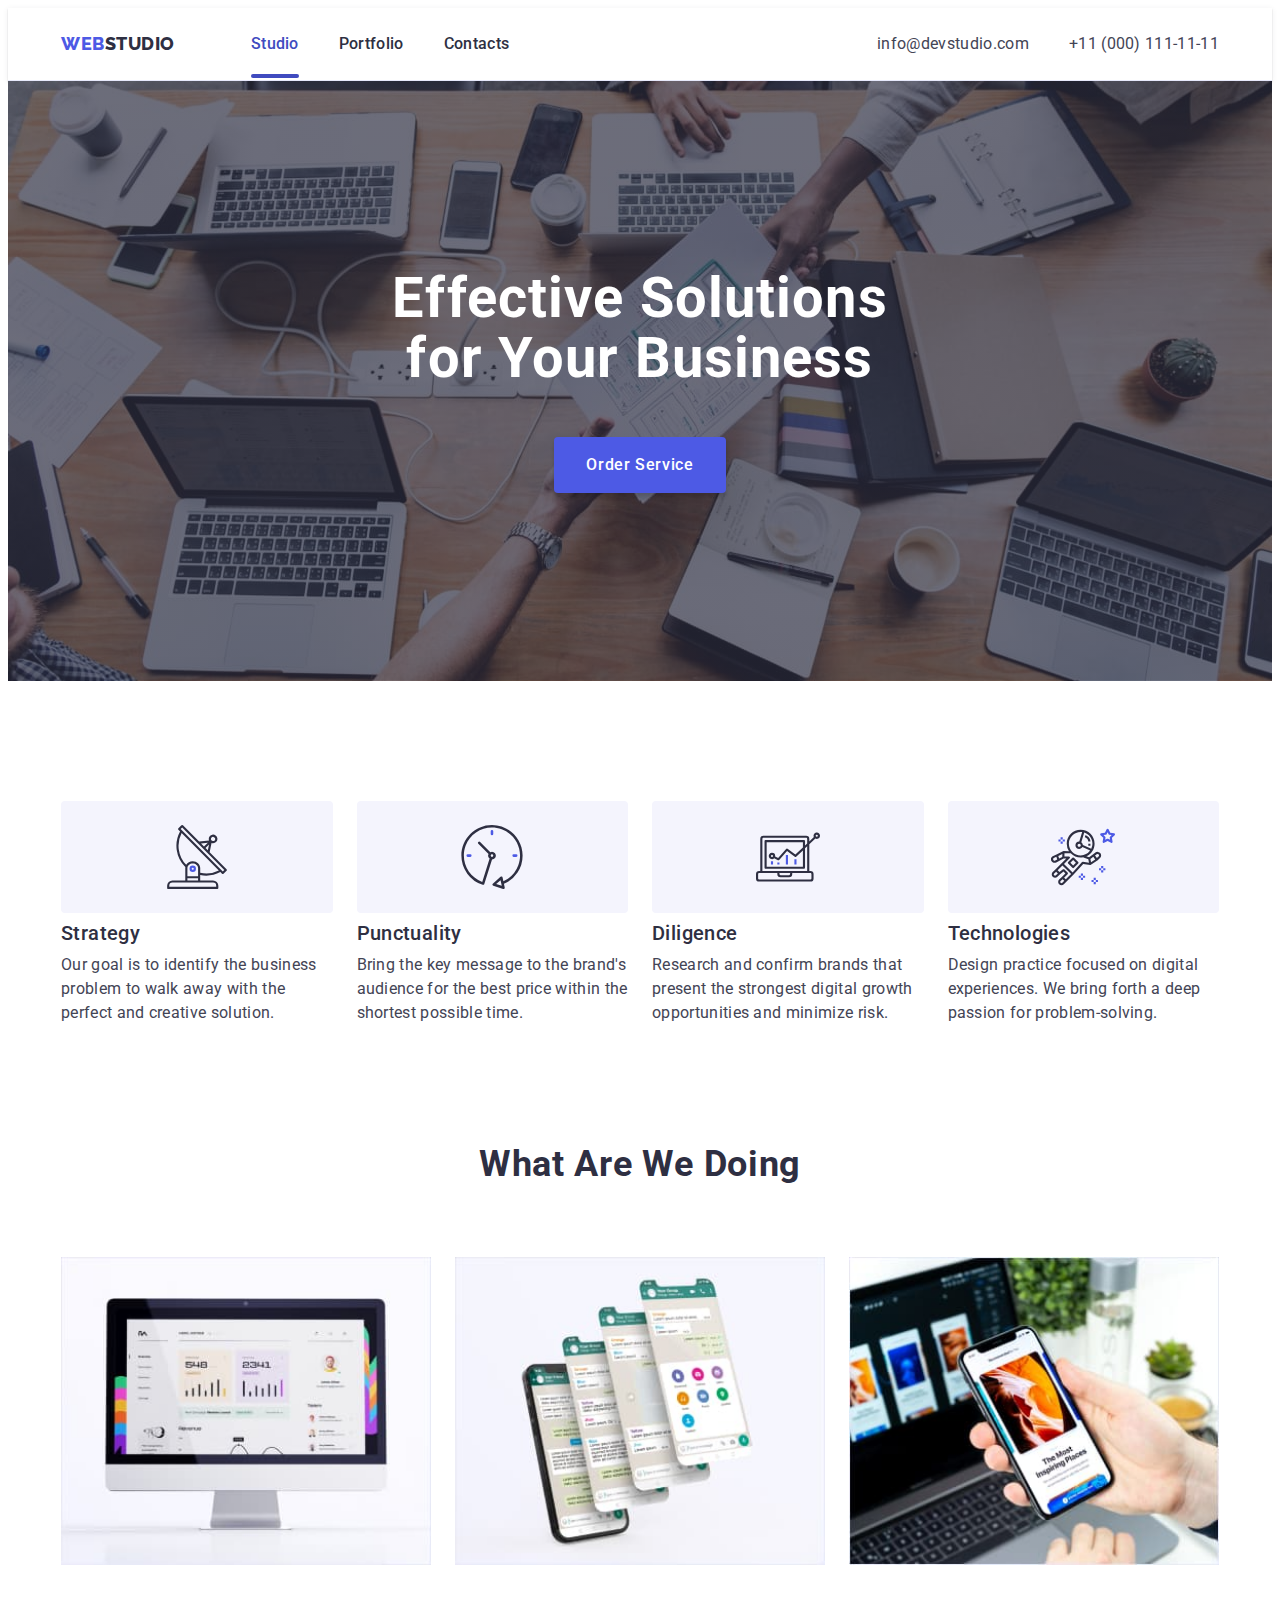
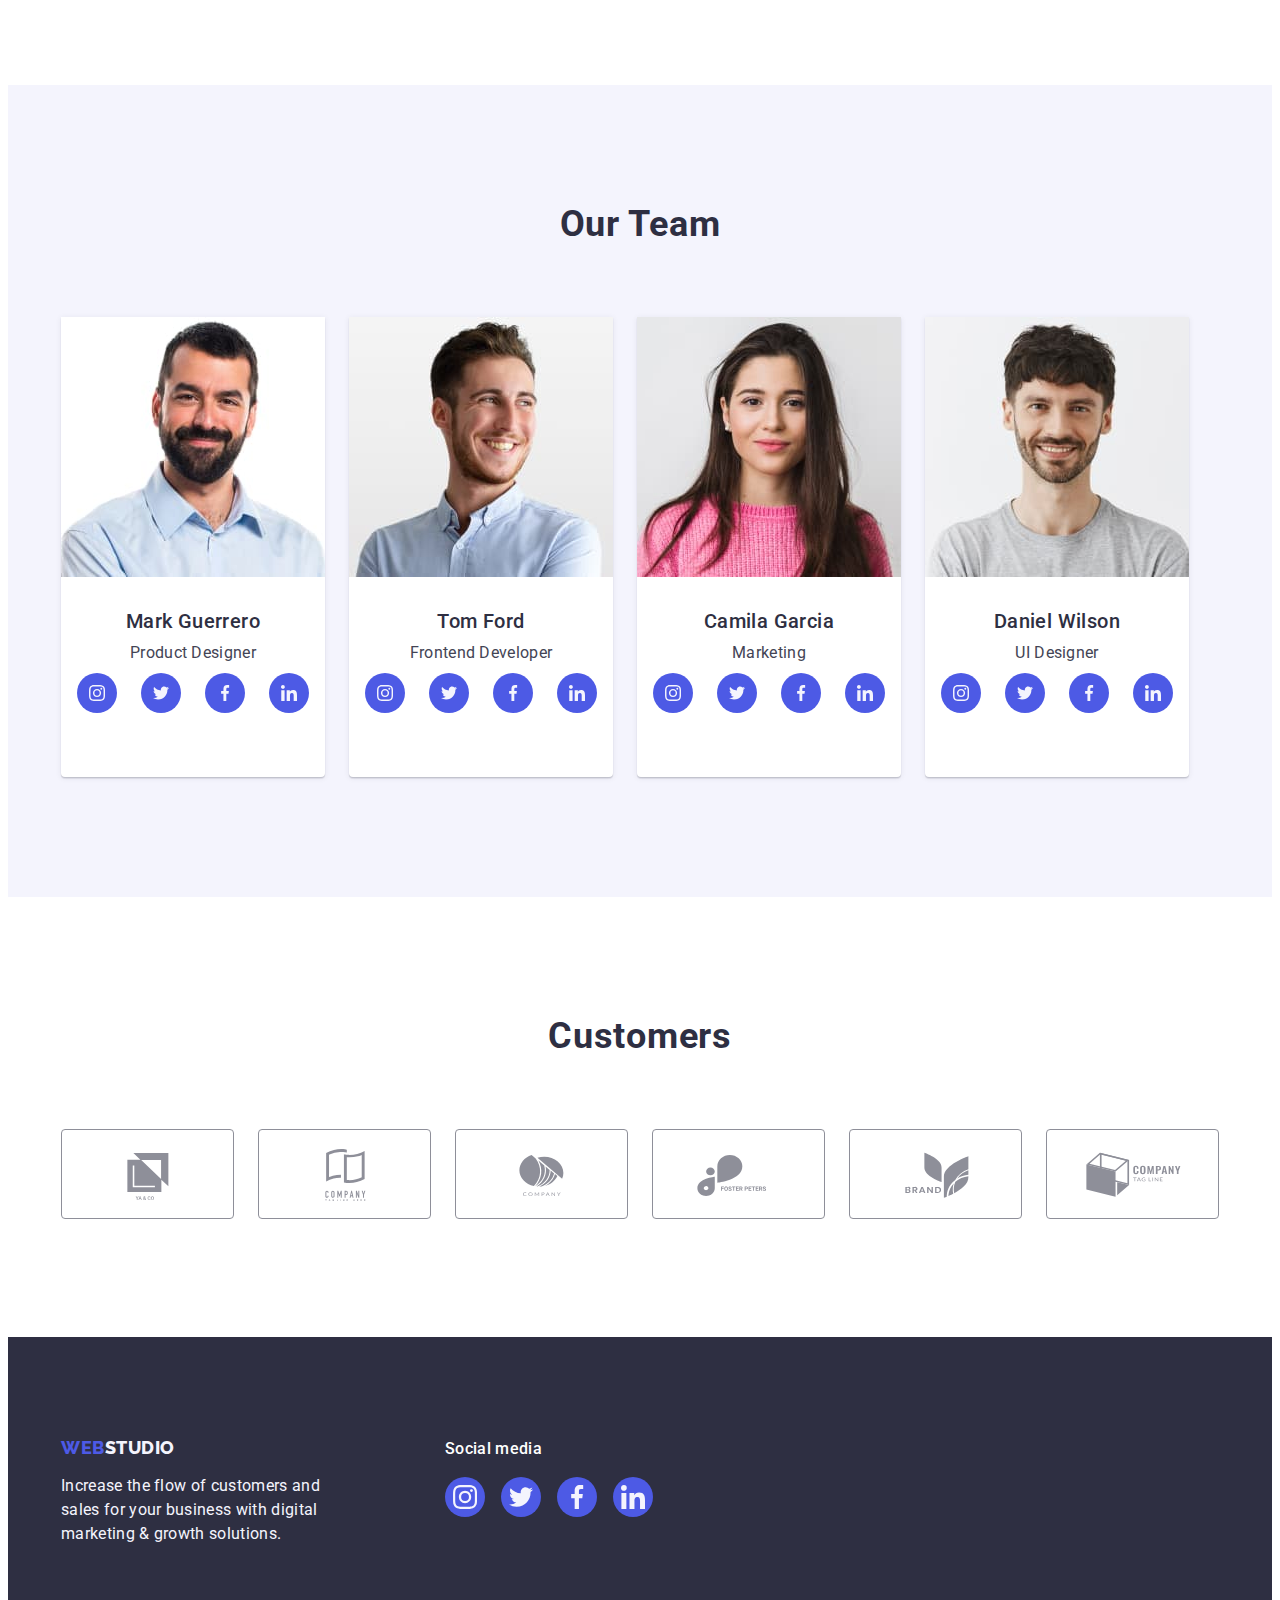
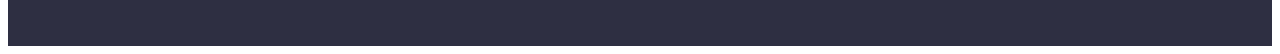
<file: index.html>
<!DOCTYPE html>
<html lang="en">
	<head>
		<meta charset="UTF-8" />
		<meta name="viewport" content="width=device-width, initial-scale=1.0" />
		<link rel="preconnect" href="https://fonts.googleapis.com" />
		<link rel="preconnect" href="https://fonts.gstatic.com" crossorigin />
		<link
			href="https://fonts.googleapis.com/css2?family=Raleway:wght@800&family=Roboto:wght@400;500;700;900&display=swap"
			rel="stylesheet"
		/>
		<link
			rel="stylesheet"
			href="https://cdnjs.cloudflare.com/ajax/libs/modern-normalize/2.0.0/modern-normalize.min.css"
			integrity="sha512-4xo8blKMVCiXpTaLzQSLSw3KFOVPWhm/TRtuPVc4WG6kUgjH6J03IBuG7JZPkcWMxJ5huwaBpOpnwYElP/m6wg=="
			crossorigin="anonymous"
			referrerpolicy="no-referrer"
		/>
		<link rel="stylesheet" href="css/style.css" />
		<title>Web Studio</title>
	</head>

	<body>
		<header class="header">
			<div class="container header-container">
				<nav class="header-nav">
					<a class="header-logo link" href="./index.html"
						>Web<span>Studio</span></a
					>
					<ul class="header-nav-list list">
						<li class="header-nav-item">
							<a class="header-nav-link link current" href="./index.html"
								>Studio</a
							>
						</li>
						<li class="header-nav-item">
							<a class="header-nav-link link" href="./portfolio.html"
								>Portfolio</a
							>
						</li>
						<li class="header-nav-item">
							<a class="header-nav-link link" href="">Contacts</a>
						</li>
					</ul>
				</nav>
				<address class="header-address">
					<ul class="header-address-list list">
						<li class="header-address-item">
							<a
								class="header-address-link link"
								href="mailto:info@devstudio.com"
								>info@devstudio.com</a
							>
						</li>
						<li class="header-address-item">
							<a class="header-address-link link" href="tel:+110001111111"
								>+11 (000) 111-11-11</a
							>
						</li>
					</ul>
				</address>
			</div>
		</header>
		<main class="main">
			<section class="solutions">
				<div class="container">
					<h1 class="main-title">Effective Solutions for Your Business</h1>
					<button class="solution-btn" data-modal-open type="button">
						Order Service
					</button>
				</div>
			</section>
			<section class="advantages section">
				<div class="container">
					<h2 class="visually-hidden"></h2>
					<ul class="advantages-list list">
						<li class="advantages-item">
							<div class="advantages-cover">
								<svg class="advantages-icon" width="64" height="64">
									<use href="./images/icons.svg#icon-antena"></use>
								</svg>
							</div>
							<h3 class="advantages-subtile subtitle">Strategy</h3>
							<p class="advantages-text text">
								Our goal is to identify the business problem to walk away with
								the perfect and creative solution.
							</p>
						</li>
						<li class="advantages-item">
							<div class="advantages-cover">
								<svg class="advantages-icon" height="64" width="64">
									<use href="./images/icons.svg#icon-clock"></use>
								</svg>
							</div>
							<h3 class="advantages-subtile subtitle">Punctuality</h3>
							<p class="advantages-text text">
								Bring the key message to the brand's audience for the best price
								within the shortest possible time.
							</p>
						</li>
						<li class="advantages-item">
							<div class="advantages-cover">
								<svg class="advantages-icon" height="64" width="64">
									<use href="./images/icons.svg#icon-diagram"></use>
								</svg>
							</div>
							<h3 class="advantages-subtile subtitle">Diligence</h3>
							<p class="advantages-text text">
								Research and confirm brands that present the strongest digital
								growth opportunities and minimize risk.
							</p>
						</li>
						<li class="advantages-item">
							<div class="advantages-cover">
								<svg class="advantages-icon" height="64" width="64">
									<use href="./images/icons.svg#icon-astronaut"></use>
								</svg>
							</div>
							<h3 class="advantages-subtile subtitle">Technologies</h3>
							<p class="advantages-text text">
								Design practice focused on digital experiences. We bring forth a
								deep passion for problem-solving.
							</p>
						</li>
					</ul>
				</div>
			</section>
			<section class="about section">
				<div class="container">
					<h2 class="about-title title">What are we doing</h2>
					<ul class="about-list list">
						<li class="about-item">
							<img src="./images/main-page/01.jpg" alt="tablet" width="360" />
						</li>
						<li class="about-item">
							<img src="./images/main-page/02.jpg" alt="phone" width="360" />
						</li>
						<li class="about-item">
							<img
								src="./images/main-page/03.jpg"
								alt="phone in hand"
								width="360"
							/>
						</li>
					</ul>
				</div>
			</section>
			<section class="team">
				<div class="container">
					<h2 class="team-title title">Our Team</h2>
					<ul class="team-list list">
						<li class="team-item">
							<img
								src="./images/main-page/person-01.jpg"
								alt="person"
								width="264"
							/>

							<div class="team-content">
								<h3 class="team-subtitle subtitle">Mark Guerrero</h3>
								<p class="team-text text">Product Designer</p>
								<ul class="team-list-icons list-icons list">
									<li class="team-icons-item icons-item">
										<a href="" class="team-icons-link icons-link link">
											<svg class="social-icon" width="16" height="16">
												<use href="./images/icons.svg#icon-instagram"></use>
											</svg>
										</a>
									</li>
									<li class="team-icons-item icons-item">
										<a href="" class="team-icons-link icons-link link">
											<svg class="social-icon" width="16" height="16">
												<use href="./images/icons.svg#icon-twitter"></use>
											</svg>
										</a>
									</li>
									<li class="team-icons-item icons-item">
										<a href="" class="team-icons-link icons-link link">
											<svg class="social-icon" width="16" height="16">
												<use href="./images/icons.svg#icon-facebook"></use>
											</svg>
										</a>
									</li>
									<li class="team-icons-item icons-item">
										<a href="" class="team-icons-link icons-link link">
											<svg class="social-icon" width="16" height="16">
												<use href="./images/icons.svg#icon-linkedin"></use>
											</svg>
										</a>
									</li>
								</ul>
							</div>
						</li>
						<li class="team-item">
							<img
								src="./images/main-page/person-02.jpg"
								alt="person"
								width="264"
							/>
							<div class="team-content">
								<h3 class="team-subtitle subtitle">Tom Ford</h3>
								<p class="team-text text">Frontend Developer</p>
								<ul class="team-list-icons list-icons list">
									<li class="team-icons-item icons-item">
										<a href="" class="team-icons-link icons-link link">
											<svg class="social-icon" width="16" height="16">
												<use href="./images/icons.svg#icon-instagram"></use>
											</svg>
										</a>
									</li>
									<li class="team-icons-item icons-item">
										<a href="" class="team-icons-link icons-link link">
											<svg class="social-icon" width="16" height="16">
												<use href="./images/icons.svg#icon-twitter"></use>
											</svg>
										</a>
									</li>
									<li class="team-icons-item icons-item">
										<a href="" class="team-icons-link icons-link link">
											<svg class="social-icon" width="16" height="16">
												<use href="./images/icons.svg#icon-facebook"></use>
											</svg>
										</a>
									</li>
									<li class="team-icons-item icons-item">
										<a href="" class="team-icons-link icons-link link">
											<svg class="social-icon" width="16" height="16">
												<use href="./images/icons.svg#icon-linkedin"></use>
											</svg>
										</a>
									</li>
								</ul>
							</div>
						</li>
						<li class="team-item">
							<img
								src="./images/main-page/person-03.jpg"
								alt="person"
								width="264"
							/>
							<div class="team-content">
								<h3 class="team-subtitle subtitle">Camila Garcia</h3>
								<p class="team-text text">Marketing</p>
								<ul class="team-list-icons list-icons list">
									<li class="team-icons-item icons-item">
										<a href="" class="team-icons-link icons-link link">
											<svg class="social-icon" width="16" height="16">
												<use href="./images/icons.svg#icon-instagram"></use>
											</svg>
										</a>
									</li>
									<li class="team-icons-item icons-item">
										<a href="" class="team-icons-link icons-link link">
											<svg class="social-icon" width="16" height="16">
												<use href="./images/icons.svg#icon-twitter"></use>
											</svg>
										</a>
									</li>
									<li class="team-icons-item icons-item">
										<a href="" class="team-icons-link icons-link link">
											<svg class="social-icon" width="16" height="16">
												<use href="./images/icons.svg#icon-facebook"></use>
											</svg>
										</a>
									</li>
									<li class="team-icons-item icons-item">
										<a href="" class="team-icons-link icons-link link">
											<svg class="social-icon" width="16" height="16">
												<use href="./images/icons.svg#icon-linkedin"></use>
											</svg>
										</a>
									</li>
								</ul>
							</div>
						</li>
						<li class="team-item">
							<img
								src="./images/main-page/person-04.jpg"
								alt="person"
								width="264"
							/>
							<div class="team-content">
								<h3 class="team-subtitle subtitle">Daniel Wilson</h3>
								<p class="team-text text">UI Designer</p>
								<ul class="team-list-icons list-icons list">
									<li class="team-icons-item icons-item">
										<a href="" class="team-icons-link icons-link link">
											<svg class="social-icon" width="16" height="16">
												<use href="./images/icons.svg#icon-instagram"></use>
											</svg>
										</a>
									</li>
									<li class="team-icons-item icons-item">
										<a href="" class="team-icons-link icons-link link">
											<svg class="social-icon" width="16" height="16">
												<use href="./images/icons.svg#icon-twitter"></use>
											</svg>
										</a>
									</li>
									<li class="team-icons-item icons-item">
										<a href="" class="team-icons-link icons-link link">
											<svg class="social-icon" width="16" height="16">
												<use href="./images/icons.svg#icon-facebook"></use>
											</svg>
										</a>
									</li>
									<li class="team-icons-item icons-item">
										<a href="" class="team-icons-link icons-link link">
											<svg class="social-icon" width="16" height="16">
												<use href="./images/icons.svg#icon-linkedin"></use>
											</svg>
										</a>
									</li>
								</ul>
							</div>
						</li>
					</ul>
				</div>
			</section>
			<section class="customers section">
				<div class="container">
					<h2 class="customers-title title">Customers</h2>
					<ul class="customers-list list">
						<li class="customers-item">
							<a href="" class="customers-link">
								<svg class="customers-icon" width="104" height="56">
									<use href="./images/icons.svg#icon-customer-01"></use>
								</svg>
							</a>
						</li>
						<li class="customers-item">
							<a href="" class="customers-link">
								<svg class="customers-icon" width="104" height="56">
									<use href="./images/icons.svg#icon-customer-02"></use>
								</svg>
							</a>
						</li>
						<li class="customers-item">
							<a href="" class="customers-link">
								<svg class="customers-icon" width="104" height="56">
									<use href="./images/icons.svg#icon-customer-03"></use>
								</svg>
							</a>
						</li>
						<li class="customers-item">
							<a href="" class="customers-link">
								<svg class="customers-icon" width="104" height="56">
									<use href="./images/icons.svg#icon-customer-04"></use>
								</svg>
							</a>
						</li>
						<li class="customers-item">
							<a href="" class="customers-link">
								<svg class="customers-icon" width="104" height="56">
									<use href="./images/icons.svg#icon-customer-05"></use>
								</svg>
							</a>
						</li>
						<li class="customers-item">
							<a href="" class="customers-link">
								<svg class="customers-icon" width="104" height="56">
									<use href="./images/icons.svg#icon-customer-06"></use>
								</svg>
							</a>
						</li>
					</ul>
				</div>
			</section>
		</main>
		<footer class="footer">
			<div class="container footer-container">
				<div class="footer-company">
					<a class="footer-logo link" href="./index.html"
						>Web<span class="span">Studio</span></a
					>
					<p class="footer-text text">
						Increase the flow of customers and sales for your business with
						digital marketing & growth solutions.
					</p>
				</div>
				<div class="footer-socials">
					<p class="socials-text">Social media</p>
					<ul class="footer-list-icons list-icons list">
						<li class="footer-icons-item icons-item">
							<a href="" class="footer-icons-link icons-link link">
								<svg class="social-icon" width="24" height="24">
									<use href="./images/icons.svg#icon-instagram"></use>
								</svg>
							</a>
						</li>
						<li class="footer-icons-item icons-item">
							<a href="" class="footer-icons-link icons-link link">
								<svg class="social-icon" width="24" height="24">
									<use href="./images/icons.svg#icon-twitter"></use>
								</svg>
							</a>
						</li>
						<li class="footer-icons-item icons-item">
							<a href="" class="footer-icons-link icons-link link">
								<svg class="social-icon" width="24" height="24">
									<use href="./images/icons.svg#icon-facebook"></use>
								</svg>
							</a>
						</li>
						<li class="footer-icons-item icons-item">
							<a href="" class="footer-icons-link icons-link link">
								<svg class="social-icon" width="24" height="24">
									<use href="./images/icons.svg#icon-linkedin"></use>
								</svg>
							</a>
						</li>
					</ul>
				</div>
			</div>
		</footer>

		<div class="backdrop is-hidden" data-modal>
			<div class="modal">
				<button class="modal-close-button" data-modal-close type="button">
					<svg class="icon-modal" width="8" height="8">
						<use href="./images/icons.svg#icon-close-modal"></use>
					</svg>
				</button>
			</div>
		</div>
		<script src="./js/modal.js"></script>
	</body>
</html>
</file>
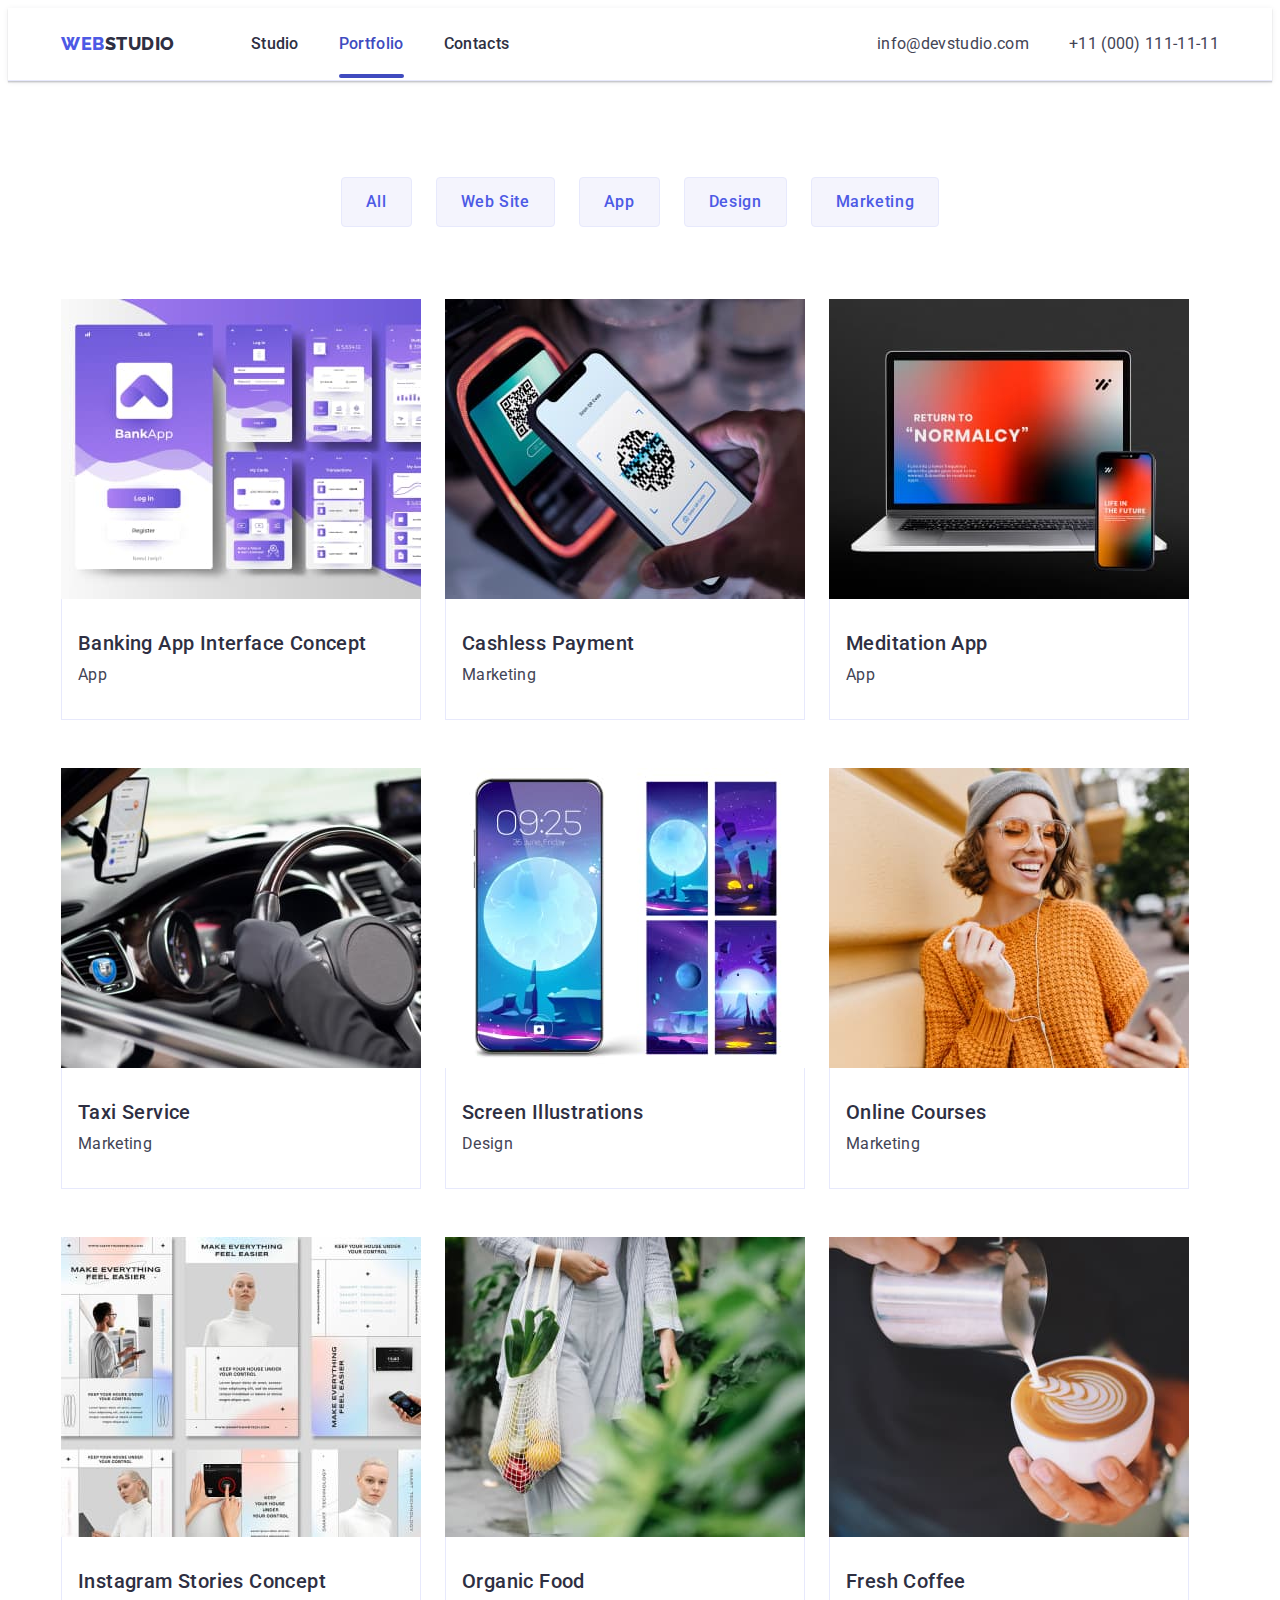
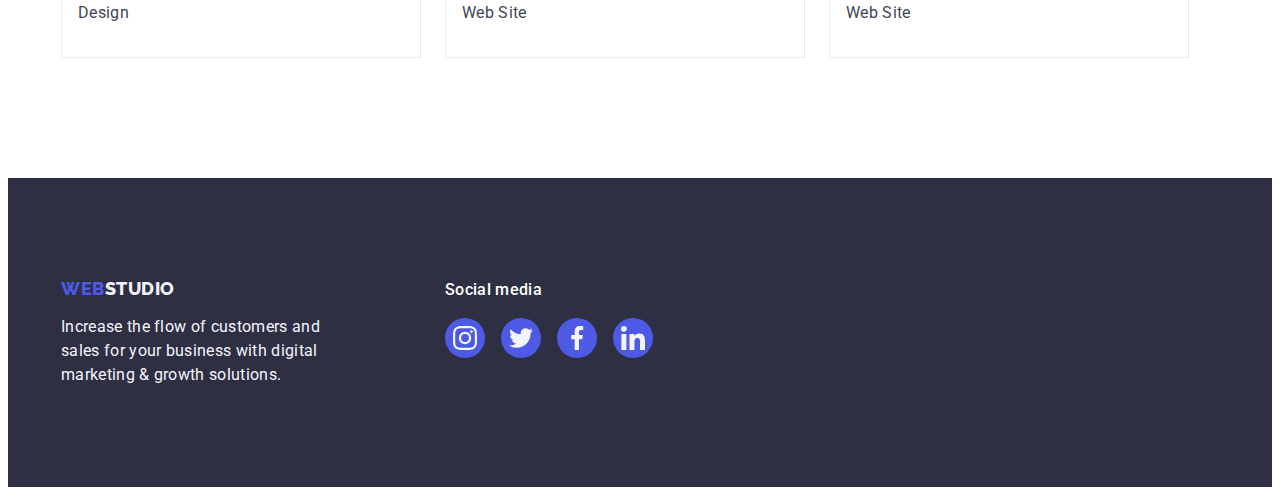
<file: portfolio.html>
<!DOCTYPE html>
<html lang="en">
	<head>
		<meta charset="UTF-8" />
		<meta name="viewport" content="width=device-width, initial-scale=1.0" />
		<link rel="preconnect" href="https://fonts.googleapis.com" />
		<link rel="preconnect" href="https://fonts.gstatic.com" crossorigin />
		<link
			href="https://fonts.googleapis.com/css2?family=Raleway:wght@800&family=Roboto:wght@400;500;700;900&display=swap"
			rel="stylesheet"
		/>
		<link
			rel="stylesheet"
			href="https://cdnjs.cloudflare.com/ajax/libs/modern-normalize/2.0.0/modern-normalize.min.css"
			integrity="sha512-4xo8blKMVCiXpTaLzQSLSw3KFOVPWhm/TRtuPVc4WG6kUgjH6J03IBuG7JZPkcWMxJ5huwaBpOpnwYElP/m6wg=="
			crossorigin="anonymous"
			referrerpolicy="no-referrer"
		/>
		<link rel="stylesheet" href="css/style.css" />
		<title>Portfolio</title>
	</head>
	<body>
		<div class="wrapper">
			<header class="header">
				<div class="container header-container">
					<nav class="header-nav">
						<a class="header-logo link" href="./index.html"
							>Web<span class="span">Studio</span></a
						>
						<ul class="header-nav-list list">
							<li class="header-nav-item">
								<a class="header-nav-link link" href="./index.html">Studio</a>
							</li>
							<li class="header-nav-item">
								<a class="header-nav-link link current" href="./portfolio.html"
									>Portfolio</a
								>
							</li>
							<li class="header-nav-item">
								<a class="header-nav-link link" href="">Contacts</a>
							</li>
						</ul>
					</nav>
					<address class="header-address">
						<ul class="header-address-list list">
							<li class="header-address-item">
								<a
									class="header-address-link link"
									href="mailto:info@devstudio.com"
									>info@devstudio.com</a
								>
							</li>
							<li class="header-address-item">
								<a class="header-address-link link" href="tel:+110001111111"
									>+11 (000) 111-11-11</a
								>
							</li>
						</ul>
					</address>
				</div>
			</header>
			<main class="page">
				<section class="main-section section">
					<div class="container">
						<h1 class="visually-hidden">1</h1>

						<ul class="filter-list list">
							<li class="filter-item">
								<button class="filter-button" type="button">All</button>
							</li>
							<li class="filter-item">
								<button class="filter-button" type="button">Web Site</button>
							</li>
							<li class="filter-item">
								<button class="filter-button" type="button">App</button>
							</li>
							<li class="filter-item">
								<button class="filter-button" type="button">Design</button>
							</li>
							<li class="filter-item">
								<button class="filter-button" type="button">Marketing</button>
							</li>
						</ul>
						<ul class="page-row-list list">
							<li class="page-row-item">
								<a href="" class="page-row-link link">
									<div class="page-row-wrapper">
										<img
											src="./images/portfolio/01-01.jpg"
											alt="app interface"
											width="360"
										/>

										<p class="cover-text">
											14 Stylish and User-Friendly App Design Concepts · Task
											Manager App · Calorie Tracker App · Exotic Fruit Ecommerce
											App · Cloud Storage App
										</p>
									</div>
									<div class="page-row-content">
										<h2 class="page-row-subtitle subtitle">
											Banking App Interface Concept
										</h2>
										<p class="page-row-text text">App</p>
									</div>
								</a>
							</li>
							<li class="page-row-item">
								<a href="" class="page-row-link link">
									<div class="page-row-wrapper">
										<img
											src="./images/portfolio/01-02.jpg"
											alt="app interface"
											width="360"
										/>
										<p class="cover-text">
											14 Stylish and User-Friendly App Design Concepts · Task
											Manager App · Calorie Tracker App · Exotic Fruit Ecommerce
											App · Cloud Storage App
										</p>
									</div>
									<div class="page-row-content">
										<h2 class="page-row-subtitle subtitle">Cashless Payment</h2>
										<p class="page-row-text text">Marketing</p>
									</div>
								</a>
							</li>
							<li class="page-row-item">
								<a href="" class="page-row-link link">
									<div class="page-row-wrapper">
										<img
											src="./images/portfolio/01-03.jpg"
											alt="app interface"
											width="360"
										/>
										<p class="cover-text">
											14 Stylish and User-Friendly App Design Concepts · Task
											Manager App · Calorie Tracker App · Exotic Fruit Ecommerce
											App · Cloud Storage App
										</p>
									</div>
									<div class="page-row-content">
										<h2 class="page-row-subtitle subtitle">Meditation App</h2>
										<p class="page-row-text text">App</p>
									</div>
								</a>
							</li>

							<li class="page-row-item">
								<a href="" class="page-row-link link">
									<div class="page-row-wrapper">
										<img
											src="./images/portfolio/02-01.jpg"
											alt="app interface"
											width="360"
										/>
										<p class="cover-text">
											14 Stylish and User-Friendly App Design Concepts · Task
											Manager App · Calorie Tracker App · Exotic Fruit Ecommerce
											App · Cloud Storage App
										</p>
									</div>
									<div class="page-row-content">
										<h2 class="page-row-subtitle subtitle">Taxi Service</h2>
										<p class="page-row-text text">Marketing</p>
									</div>
								</a>
							</li>
							<li class="page-row-item">
								<a href="" class="page-row-link link">
									<div class="page-row-wrapper">
										<img
											src="./images/portfolio/02-02.jpg"
											alt="app interface"
											width="360"
										/>
										<p class="cover-text">
											14 Stylish and User-Friendly App Design Concepts · Task
											Manager App · Calorie Tracker App · Exotic Fruit Ecommerce
											App · Cloud Storage App
										</p>
									</div>
									<div class="page-row-content">
										<h2 class="page-row-subtitle subtitle">
											Screen Illustrations
										</h2>
										<p class="page-row-text text">Design</p>
									</div>
								</a>
							</li>
							<li class="page-row-item">
								<a href="" class="page-row-link link">
									<div class="page-row-wrapper">
										<img
											src="./images/portfolio/02-03.jpg"
											alt="app interface"
											width="360"
										/>
										<p class="cover-text">
											14 Stylish and User-Friendly App Design Concepts · Task
											Manager App · Calorie Tracker App · Exotic Fruit Ecommerce
											App · Cloud Storage App
										</p>
									</div>
									<div class="page-row-content">
										<h2 class="page-row-subtitle subtitle">Online Courses</h2>
										<p class="page-row-text text">Marketing</p>
									</div>
								</a>
							</li>

							<li class="page-row-item">
								<a href="" class="page-row-link link">
									<div class="page-row-wrapper">
										<img
											src="./images/portfolio/03-01.jpg"
											alt="app interface"
											width="360"
										/>
										<p class="cover-text">
											14 Stylish and User-Friendly App Design Concepts · Task
											Manager App · Calorie Tracker App · Exotic Fruit Ecommerce
											App · Cloud Storage App
										</p>
									</div>
									<div class="page-row-content">
										<h2 class="page-row-subtitle subtitle">
											Instagram Stories Concept
										</h2>
										<p class="page-row-text text">Design</p>
									</div>
								</a>
							</li>
							<li class="page-row-item">
								<a href="" class="page-row-link link">
									<div class="page-row-wrapper">
										<img
											src="./images/portfolio/03-02.jpg"
											alt="app interface"
											width="360"
										/>
										<p class="cover-text">
											14 Stylish and User-Friendly App Design Concepts · Task
											Manager App · Calorie Tracker App · Exotic Fruit Ecommerce
											App · Cloud Storage App
										</p>
									</div>
									<div class="page-row-content">
										<h2 class="page-row-subtitle subtitle">Organic Food</h2>
										<p class="page-row-text text">Web Site</p>
									</div>
								</a>
							</li>
							<li class="page-row-item">
								<a href="" class="page-row-link link">
									<div class="page-row-wrapper">
										<img
											src="./images/portfolio/03-03.jpg"
											alt="app interface"
											width="360"
										/>
										<p class="cover-text">
											14 Stylish and User-Friendly App Design Concepts · Task
											Manager App · Calorie Tracker App · Exotic Fruit Ecommerce
											App · Cloud Storage App
										</p>
									</div>
									<div class="page-row-content">
										<h2 class="page-row-subtitle subtitle">Fresh Coffee</h2>
										<p class="page-row-text text">Web Site</p>
									</div>
								</a>
							</li>
						</ul>
					</div>
				</section>
			</main>
			<footer class="footer">
				<div class="container footer-container">
					<div class="footer-company">
						<a class="footer-logo link" href="./index.html"
							>Web<span class="span">Studio</span></a
						>
						<p class="footer-text text">
							Increase the flow of customers and sales for your business with
							digital marketing & growth solutions.
						</p>
					</div>
					<div class="footer-socials">
						<p class="socials-text">Social media</p>
						<ul class="footer-list-icons list-icons list">
							<li class="footer-icons-item icons-item">
								<a href="" class="footer-icons-link icons-link link">
									<svg class="social-icon" width="24" height="24">
										<use href="./images/icons.svg#icon-instagram"></use>
									</svg>
								</a>
							</li>
							<li class="footer-icons-item icons-item">
								<a href="" class="footer-icons-link icons-link link">
									<svg class="social-icon" width="24" height="24">
										<use href="./images/icons.svg#icon-twitter"></use>
									</svg>
								</a>
							</li>
							<li class="footer-icons-item icons-item">
								<a href="" class="footer-icons-link icons-link link">
									<svg class="social-icon" width="24" height="24">
										<use href="./images/icons.svg#icon-facebook"></use>
									</svg>
								</a>
							</li>
							<li class="footer-icons-item icons-item">
								<a href="" class="footer-icons-link icons-link link">
									<svg class="social-icon" width="24" height="24">
										<use href="./images/icons.svg#icon-linkedin"></use>
									</svg>
								</a>
							</li>
						</ul>
					</div>
				</div>
			</footer>
		</div>
	</body>
</html>
</file>
<file: css/style.css>
/* ----------Default styles --------*/
:root {
	--brand-color: #4d5ae5;
	--main-text: #434455;
	--second-text: #2e2f42;
	--bg-color: #ffff;
	--bg-button: #f4f4fd;
	--border-button: #e7e9fc;
}

/* ----RESET STYLES---- */
body {
	font-family: Roboto, sans-serif;
	color: var(--main-text);
	background-color: var(--bg-color);
	font-size: 16px;
}
a {
	text-decoration: none;
	color: inherit;
}
p,
h1,
h2,
h3,
h4,
h5,
h6 {
	margin-top: 0;
	margin-bottom: 0;
	/* font-size: inherit; */
}

ul {
	padding-left: 0;
	margin-top: 0;
	margin-bottom: 0;
}
button {
	cursor: pointer;
}

img {
	display: block;
}

/* ----------COMPONENTS STTYLES------------- */

.container {
	max-width: 1158px;
	padding-right: 15px;
	padding-left: 15px;
	margin: 0 auto;
}
.section {
	padding-bottom: 120px;
}
.link {
	text-decoration: none;
}

.list {
	list-style: none;
}
.title {
	color: var(--second-text);
	text-align: center;
	font-size: 36px;
	font-weight: 700;
	line-height: 111.111%;
	letter-spacing: 0.72px;
	text-transform: capitalize;
}
.subtitle {
	color: var(--second-text);
	font-weight: 500;
	font-size: 20px;
	line-height: 120%;
	letter-spacing: 0.4px;
}
.text {
	font-size: 16px;
	line-height: 150%;
	letter-spacing: 0.32px;
}

.visually-hidden {
	position: absolute;
	width: 1px;
	height: 1px;
	margin: -1px;
	border: 0;
	padding: 0;
	white-space: nowrap;
	clip-path: inset(100%);
	clip: rect(0 0 0 0);
	overflow: hidden;
}

.current::after {
	content: "";
	background-color: #404bbf;
	height: 4px;
	width: 100%;
	border-radius: 2px;
	position: absolute;
	bottom: -1px;
	left: 0;
}

/*! --------Main Styles------ */
/* -------Header---------- */

.header {
	padding-top: 24px;
	padding-bottom: 24px;
	border-bottom: 1px solid var(--border-button);
	box-shadow: 0px 2px 1px rgba(46, 47, 66, 0.08),
		0px 1px 1px rgba(46, 47, 66, 0.16), 0px 1px 6px rgba(46, 47, 66, 0.08);
}

.header-container {
	display: flex;
	justify-content: space-between;
	align-content: center;
}

.header-nav {
	display: flex;
	align-items: center;
}
.header-logo {
	color: var(--brand-color);
	font-family: Raleway, sans-serif;
	font-size: 18px;
	font-weight: 800;
	line-height: 1.17;
	letter-spacing: 0.54px;
	text-transform: uppercase;
	margin-right: 76px;
}
.header-logo span {
	color: var(--second-text);
}
.header-nav-list {
	display: flex;
	gap: 40px;
}
.header-nav-link {
	color: var(--second-text);
	font-size: 16px;
	font-weight: 500;
	line-height: 1.5;
	letter-spacing: 0.02em;
	padding: 24px 0;
	transition: color 250ms cubic-bezier(0.4, 0, 0.2, 1);
}
/* ----Current page------ */
.current {
	color: #404bbf;
	position: relative;
}
/* ---------------------- */

.header-nav-link:hover,
.header-nav-link:focus {
	color: #404bbf;
}

.header-address {
	font-style: normal;
}
.header-address-list {
	display: flex;
	gap: 40px;
}
.header-address-link {
	line-height: 150%;
	letter-spacing: 0.32px;
	transition: color 250ms cubic-bezier(0.4, 0, 0.2, 1);
}
.header-address-link:hover,
.header-address-link:focus {
	color: #404bbf;
}

/*! -------Main------------ */

.solutions {
	background-image: linear-gradient(
			rgba(46, 47, 66, 0.7),
			rgba(46, 47, 66, 0.7)
		),
		url(../images/main-page/people-office.jpg);
	background-repeat: no-repeat;
	background-position: center;
	background-size: cover;
	/*==== box-model ====*/
	max-width: 1440px;
	padding: 188px 0;
	margin: 0 auto;
}

.main-title {
	color: var(--bg-color);
	text-align: center;
	font-size: 56px;
	line-height: 107.143%;
	letter-spacing: 1.12px;
	/*==== box-model ====*/
	display: block;
	margin: 0 auto;
	margin-bottom: 48px;
	max-width: 496px;
}

.solution-btn {
	font-family: Roboto, sans-serif;
	font-size: 16px;
	font-weight: 500;
	background-color: var(--brand-color);
	color: var(--bg-color);
	line-height: 1.5;
	letter-spacing: 0.04em;
	border: none;
	/*==== box-model ====*/
	padding: 16px 32px;
	display: block;
	margin: 0 auto;
	border-radius: 4px;
	min-width: 169px;
	box-shadow: 0px 4px 4px 0px rgba(0, 0, 0, 0.15);
	/* ==== trasitions ==== */
	transition-property: background-color;
	transition-duration: 250ms;
	transition-timing-function: cubic-bezier(0.4, 0, 0.2, 1);
}
.solution-btn:hover,
.solution-btn:focus {
	background-color: #404bbf;
}

/* ---------Advantages-------------- */

.advantages {
	padding-top: 120px;
}

.advantages-list {
	display: flex;
	gap: 24px;
}
.advantages-item {
	width: calc((100% - 3 * 24px) / 4);
}
.advantages-cover {
	background-color: var(--bg-button);
	border-radius: 4px;
	position: relative;
	/*==== box-model ====*/
	height: 112px;
	display: flex;
	align-items: center;
	justify-content: center;
	margin-bottom: 8px;
}
.advantages-icon {
	position: absolute;
	top: 50%;
	left: 50%;
	transform: translate(-50%, -50%);
}
.advantages-subtile {
	margin-bottom: 8px;
}

/* ------About--------- */

.about-title {
	margin-bottom: 72px;
}

.about-list {
	display: flex;
	gap: 24px;
}
.about-item {
	width: calc((100% - 2 * 24px) / 3);
}
.about-item img {
	width: 100%;
	height: 100%;
	object-fit: cover;
}

/* --------Team---------- */

.team {
	background-color: #f4f4fd;
	padding: 120px 0;
}

.team-title {
	text-align: center;
	margin-bottom: 72px;
}

.team-list {
	display: flex;
	gap: 24px;
}
.team-item {
	background-color: #ffff;
	border-radius: 0px 0px 4px 4px;
	box-shadow: 0px 2px 1px 0px rgba(46, 47, 66, 0.08),
		0px 1px 1px 0px rgba(46, 47, 66, 0.16),
		0px 1px 6px 0px rgba(46, 47, 66, 0.08);
	/* ==== box model ==== */
	padding-bottom: 32px;
	display: flex;
	flex-direction: column;
	align-items: center;
}

.team-content {
	padding: 32px 0;
	/* display: flex;
	flex-direction: column;
	align-items: center; */
}

.team-subtitle {
	text-align: center;
	margin-bottom: 8px;
}

.team-text {
	text-align: center;
	margin-bottom: 8px;
}

.list-icons {
	display: flex;
	gap: 24px;
	justify-content: center;
}

.icons-link {
	background-color: var(--brand-color);
	/* ==== box model ==== */
	display: flex;
	align-items: center;
	justify-content: center;
	width: 40px;
	height: 40px;
	border-radius: 50%;
	/* ==== trasitions ==== */
	transition-property: background-color;
	transition-duration: 250ms;
	transition-timing-function: cubic-bezier(0.4, 0, 0.2, 1);
}

.icons-link:hover,
.icons-link:focus {
	background-color: #404bbf;
}

.social-icon {
	fill: var(--bg-button);
}

/* -----------Customers----------- */
.customers {
	padding-top: 120px;
}

.customers-title {
	margin-bottom: 72px;
}

.customers-list {
	display: flex;
	gap: 24px;
}
.customers-item {
	width: calc((100% - 120px) / 6);
	height: 88px;
}
.customers-link {
	color: #8e8f99;
	/*==== box-model ====*/
	display: flex;
	align-items: center;
	justify-content: center;
	height: 100%;
	border-radius: 4px;
	border: 1px solid #8e8f99;
	/* ==== trasitions ==== */
	transition: border-color 250ms cubic-bezier(0.4, 0, 0.2, 1),
		color 250ms cubic-bezier(0.4, 0, 0.2, 1);
}

.customers-icon {
	fill: currentColor;
}
.customers-link:hover,
.customers-link:focus {
	color: #404bbf;
	border-color: #404bbf;
}

/* !--------PAGE------------- */

.main-section {
	padding-top: 96px;
}

/* ---------Filter----------- */
.filter-list {
	display: flex;
	gap: 24px;
	justify-content: center;
	margin-bottom: 72px;
}

.filter-button {
	font-family: Roboto, sans-serif;
	font-size: 16px;
	font-weight: 500;
	color: var(--brand-color);
	background-color: var(--bg-button);
	border: 1px solid var(--border-button);
	text-align: center;
	line-height: 150%;
	letter-spacing: 0.04em;
	/*==== box-model ====*/
	padding: 12px 24px;
	border-radius: 4px;
	/* ==== trasitions ==== */
	transition: color 250ms cubic-bezier(0.4, 0, 0.2, 1),
		background-color 250ms cubic-bezier(0.4, 0, 0.2, 1),
		border-color 250ms cubic-bezier(0.4, 0, 0.2, 1),
		box-shadow 250ms cubic-bezier(0.4, 0, 0.2, 1);
}
.filter-button:hover,
.filter-button:focus {
	background-color: #404bbf;
	color: #ffffff;
	border: 1px solid transparent;
	box-shadow: 0px 3px 1px rgba(0, 0, 0, 0.1), 0px 2px 1px rgba(0, 0, 0, 0.08),
		0px 2px 2px rgba(0, 0, 0, 0.12);
}

/* --------PageRows----------- */

.page-row-list {
	display: flex;
	flex-wrap: wrap;
	column-gap: 24px;
	row-gap: 48px;
}

.page-row-link {
	display: block;
	transition: box-shadow 250ms cubic-bezier(0.4, 0, 0.2, 1);
}
.page-row-link:hover .cover-text,
.page-row-link:focus .cover-text {
	transform: translateY(0);
}
.page-row-link:hover,
.page-row-link:focus {
	box-shadow: 0px 1px 6px rgba(46, 47, 66, 0.08),
		0px 1px 1px rgba(46, 47, 66, 0.16), 0px 2px 1px rgba(46, 47, 66, 0.08);
}

.page-row-content {
	padding: 32px 16px;
	border-right: 1px solid var(--border-button);
	border-bottom: 1px solid var(--border-button);
	border-left: 1px solid var(--border-button);
}
.page-row-subtitle {
	margin-bottom: 8px;
}

.page-row-wrapper {
	position: relative;
	overflow: hidden;
}
.cover-text {
	color: var(--bg-button);
	line-height: 150%;
	letter-spacing: 0.02em;
	/*==== box-model ====*/
	padding: 40px 32px;
	position: absolute;
	top: 0;
	background-color: #4d5ae5;
	width: 100%;
	height: 100%;
	transform: translateY(100%);
	transition: transform 250ms cubic-bezier(0.4, 0, 0.2, 1);
}

/* -------FOOTER------------ */
.footer {
	padding: 100px 0;
	background-color: var(--second-text);
}

.footer-container {
	display: flex;
	align-items: baseline;
}

.footer-company {
	margin-right: 120px;
}
.footer-logo {
	color: var(--brand-color);
	font-family: Raleway, sans-serif;
	font-size: 18px;
	font-weight: 800;
	line-height: 1.17;
	letter-spacing: 0.54px;
	text-transform: uppercase;
	/*==== box-model ====*/
	display: inline-block;
	margin-bottom: 16px;
}

.footer-logo span {
	color: #f4f4fd;
}
.footer-text {
	color: var(--bg-button);
	max-width: 264px;
}

.socials-text {
	color: #fff;
	font-weight: 500;
	line-height: 150%;
	letter-spacing: 0.32px;
	/*==== box-model ====*/
	margin-bottom: 16px;
}
.footer-list-icons {
	gap: 16px;
}

.footer-icons-link:hover,
.footer-icons-link:focus {
	background-color: #31d0aa;
}

/* ----Modal------ */
.backdrop {
	background-color: rgba(46, 47, 66, 0.4);
	position: fixed;
	height: 100%;
	width: 100%;
	top: 0;
	/* ==== trasitions ==== */
	transition: opacity 250ms cubic-bezier(0.4, 0, 0.2, 1),
		visibility 250ms cubic-bezier(0.4, 0, 0.2, 1);
}
.is-hidden {
	opacity: 0;
	visibility: hidden;
	pointer-events: none;
}
.modal {
	position: absolute;
	width: 408px;
	min-height: 584px;
	top: 50%;
	left: 50%;
	transform: translate(-50%, -50%);
	border-radius: 4px;
	background-color: #fcfcfc;
	box-shadow: 0px 2px 1px 0px rgba(0, 0, 0, 0.2),
		0px 1px 3px 0px rgba(0, 0, 0, 0.12), 0px 1px 1px 0px rgba(0, 0, 0, 0.14);
	/* ==== trasitions ==== */
	transition: transform 250ms cubic-bezier(0.4, 0, 0.2, 1);
}
.modal-close-button {
	padding: 0;
	position: absolute;
	top: 24px;
	right: 24px;
	/*==== box-model ====*/
	width: 24px;
	height: 24px;
	border-radius: 50%;
	background-color: #e7e9fc;
	border: 1px solid rgba(0, 0, 0, 0.1);
	display: flex;
	align-items: center;
	justify-content: center;
	/* ==== trasitions ==== */
	transition: background-color 250ms cubic-bezier(0.4, 0, 0.2, 1),
		border 250ms cubic-bezier(0.4, 0, 0.2, 1);
}

.modal-close-button:hover,
.modal-close-button:focus {
	background-color: #404bbf;
	border: none;
}

.icon-modal {
	transition: fill 250ms cubic-bezier(0.4, 0, 0.2, 1);
}

.modal-close-button:hover .icon-modal,
.modal-close-button:focus .icon-modal {
	fill: #fff;
}
</file>
